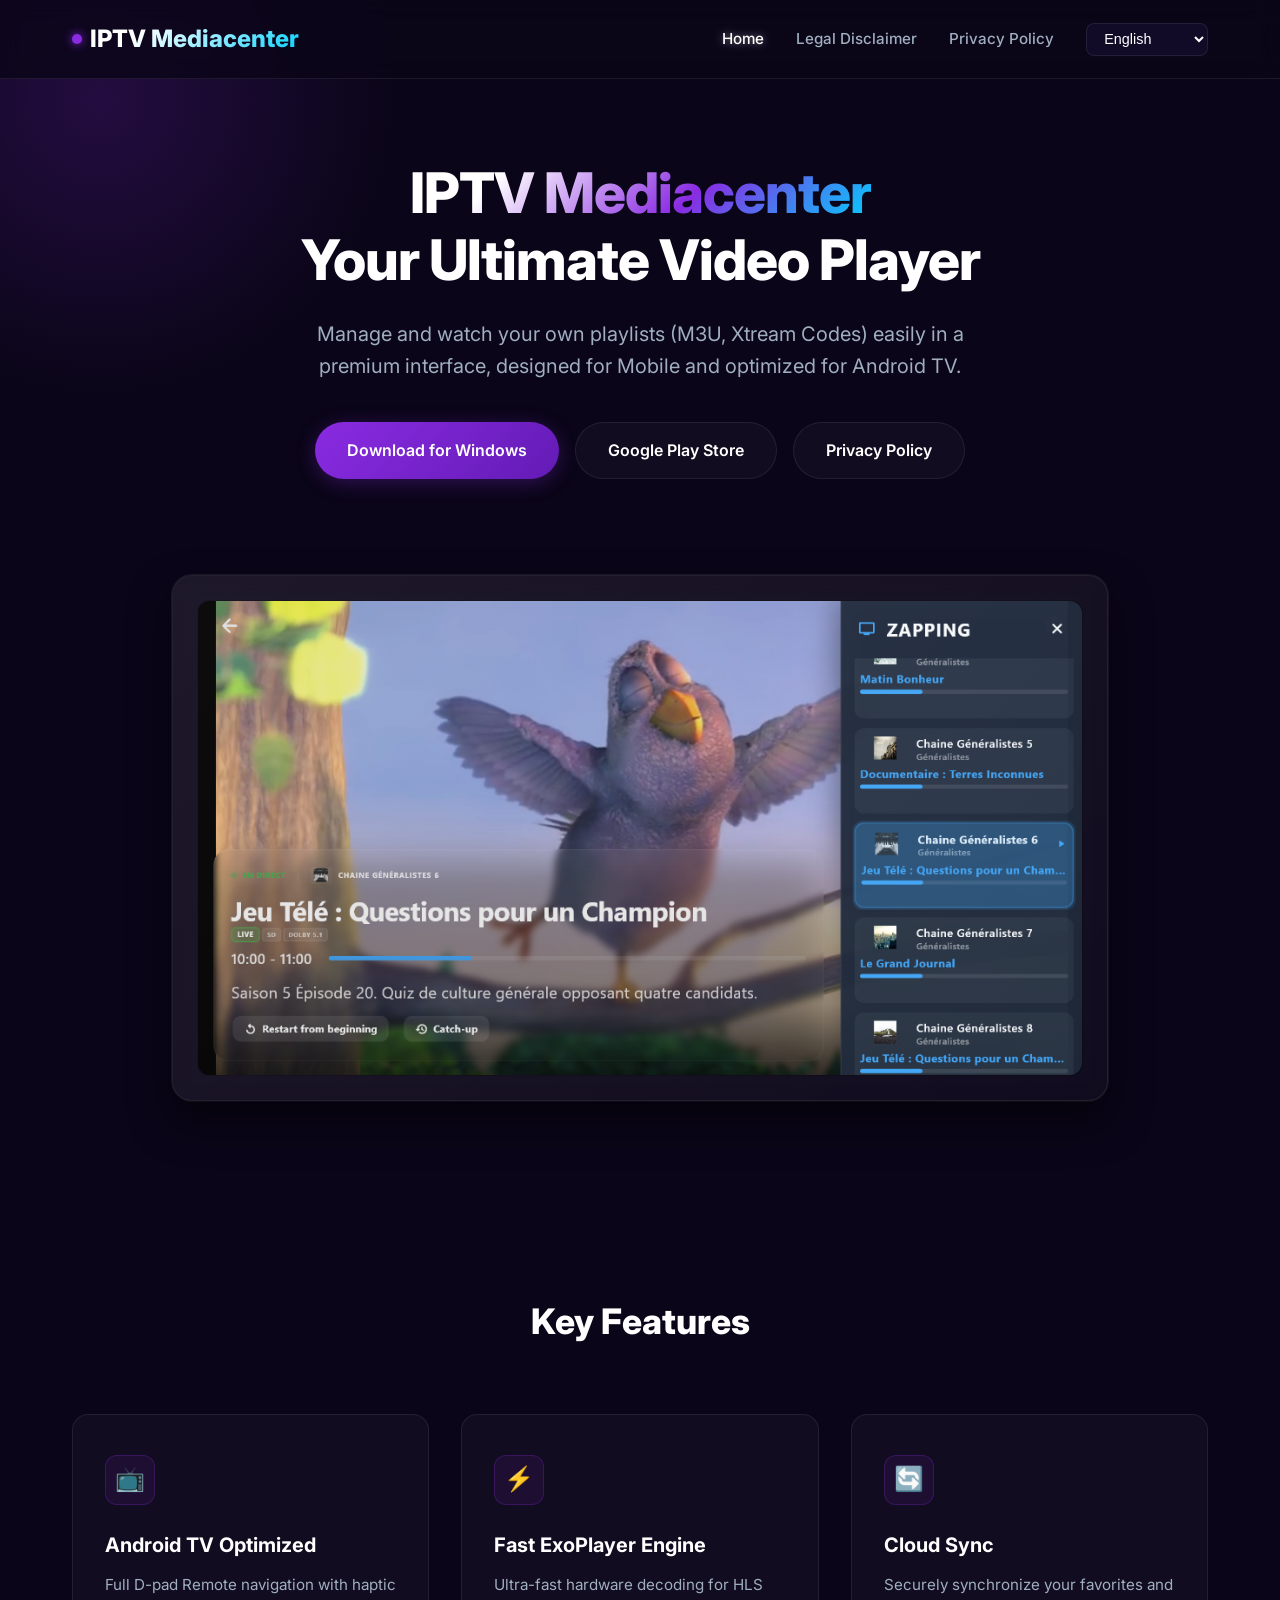
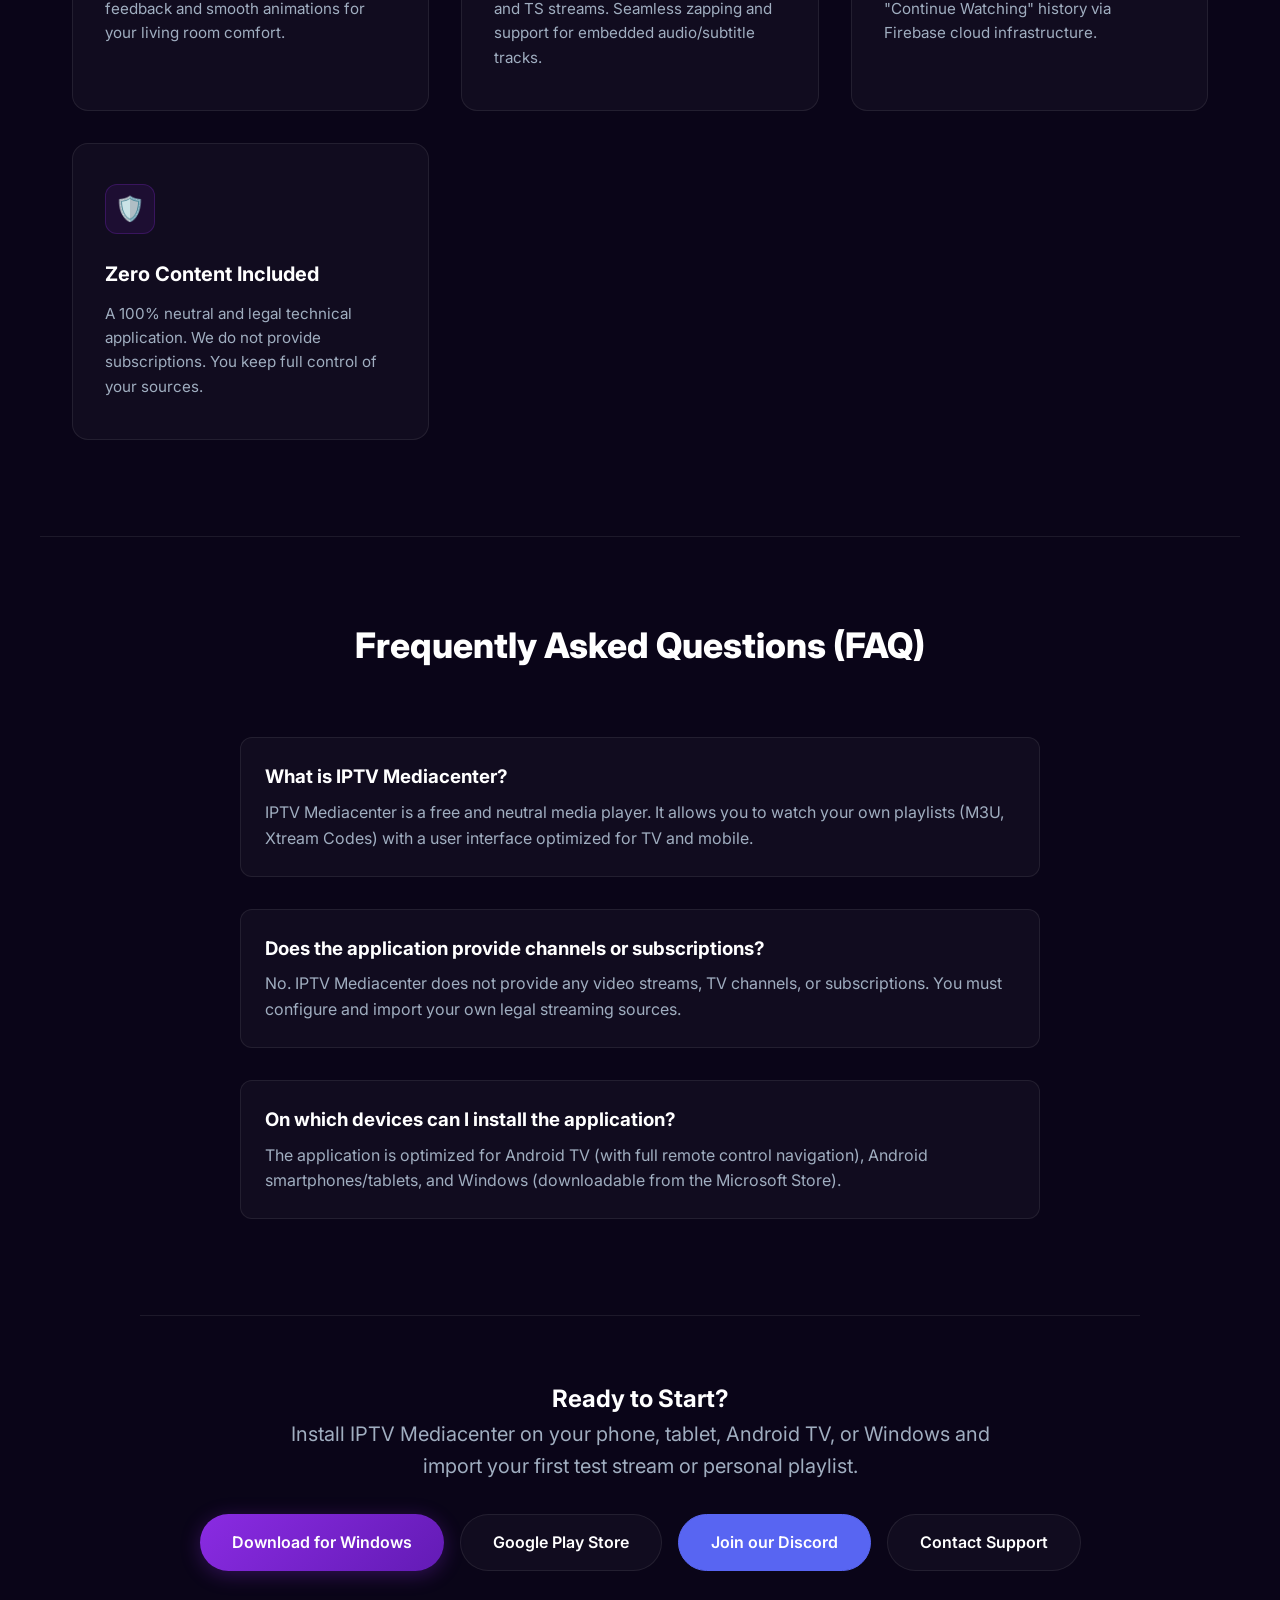
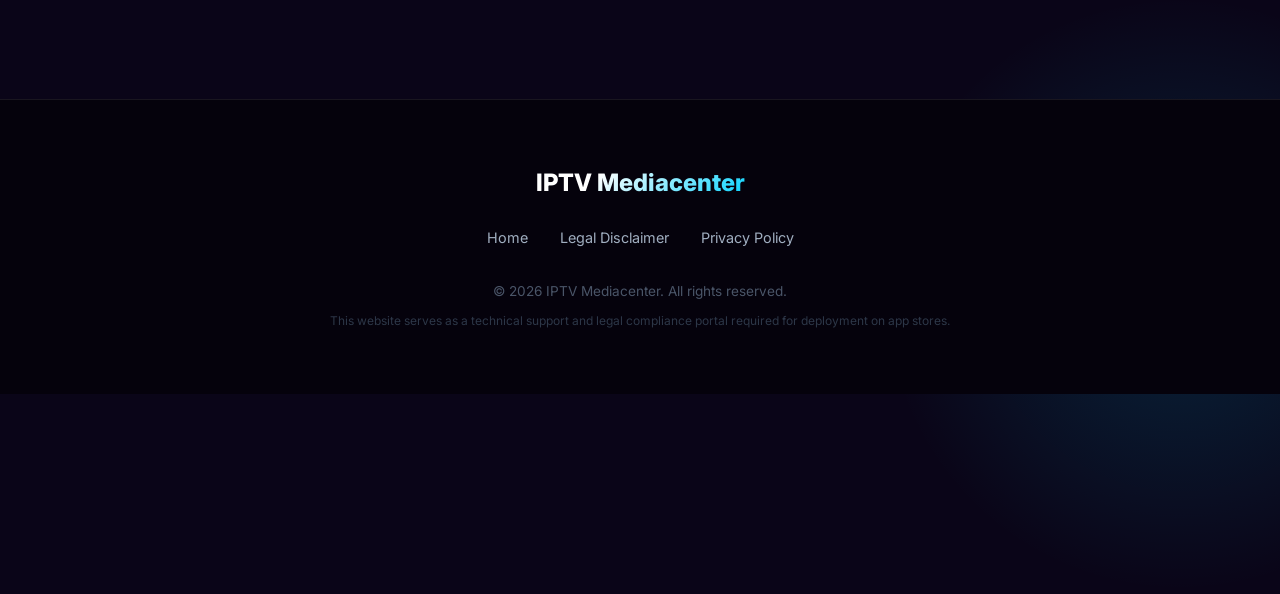
<file: index.html>
<!DOCTYPE html>
<html lang="fr">
<head>
    <meta charset="UTF-8">
    <meta name="viewport" content="width=device-width, initial-scale=1.0">
    <title>IPTV Mediacenter - Lecteur Multimédia Premium</title>
    <meta name="description" content="IPTV Mediacenter - Lecteur multimédia premium pour vos listes de lecture M3U et Xtream Codes. Optimisé pour Android TV, mobile et Windows.">
    <meta name="keywords" content="IPTV, Mediacenter, ExoPlayer, Android TV, M3U, Xtream Codes, Lecteur Vidéo, Windows, Premium">
    <link rel="canonical" href="https://iptvmediacenter.github.io/iptvmediacenter/">
    
    <!-- Open Graph / Facebook -->
    <meta property="og:type" content="website">
    <meta property="og:url" content="https://iptvmediacenter.github.io/iptvmediacenter/">
    <meta property="og:title" content="IPTV Mediacenter - Lecteur Multimédia Premium">
    <meta property="og:description" content="Gérez et visionnez facilement vos propres listes de lecture (M3U, Xtream Codes) dans une interface de qualité premium.">
    <meta property="og:image" content="https://raw.githubusercontent.com/iptvmediacenter/iptvmediacenter/main/assets/icons/app_icon.png">

    <!-- Twitter -->
    <meta property="twitter:card" content="summary">
    <meta property="twitter:url" content="https://iptvmediacenter.github.io/iptvmediacenter/">
    <meta property="twitter:title" content="IPTV Mediacenter - Lecteur Multimédia Premium">
    <meta property="twitter:description" content="Gérez et visionnez facilement vos propres listes de lecture (M3U, Xtream Codes) dans une interface de qualité premium.">
    <meta property="twitter:image" content="https://raw.githubusercontent.com/iptvmediacenter/iptvmediacenter/main/assets/icons/app_icon.png">

    <!-- JSON-LD Structured Data -->
    <script type="application/ld+json">
    {
      "@context": "https://schema.org",
      "@type": "SoftwareApplication",
      "name": "IPTV Mediacenter",
      "operatingSystem": "Android, Android TV, Windows",
      "applicationCategory": "MultimediaApplication",
      "offers": {
        "@type": "Offer",
        "price": "0",
        "priceCurrency": "EUR"
      },
      "description": "Lecteur multimédia premium pour vos listes de lecture M3U et Xtream Codes. Optimisé pour Android TV, mobile et Windows.",
      "downloadUrl": "https://apps.microsoft.com/detail/9NVQ2292GSZH",
      "publisher": {
        "@type": "Organization",
        "name": "IPTV Mediacenter",
        "logo": "https://raw.githubusercontent.com/iptvmediacenter/iptvmediacenter/main/assets/icons/app_icon.png"
      }
    }
    </script>

    <link rel="stylesheet" href="style.css">
    <link rel="icon" type="image/png" href="https://raw.githubusercontent.com/iptvmediacenter/iptvmediacenter/main/assets/icons/app_icon.png">
</head>
<body>

    <header>
        <div class="nav-container">
            <a href="index.html" class="logo">
                <div class="logo-dot"></div>
                IPTV Mediacenter
            </a>
            <nav style="display: flex; align-items: center; gap: 2rem;">
                <ul>
                    <li><a href="index.html" class="active" data-i18n="nav-home">Accueil</a></li>
                    <li><a href="disclaimer.html" data-i18n="nav-disclaimer">Avertissement Légal</a></li>
                    <li><a href="privacy.html" data-i18n="nav-privacy">Confidentialité</a></li>
                </ul>
                <select id="lang-select" class="lang-selector" onchange="changeLanguage(this.value)">
                    <option value="fr">Français</option>
                    <option value="en">English</option>
                    <option value="de">Deutsch</option>
                    <option value="es">Español</option>
                    <option value="it">Italiano</option>
                    <option value="nl">Nederlands</option>
                    <option value="ar">العربية</option>
                    <option value="pt">Português</option>
                    <option value="tr">Türkçe</option>
                    <option value="el">Ελληνικά</option>
                    <option value="ro">Română</option>
                </select>
            </nav>
        </div>
    </header>

    <main>
        <!-- Hero Section -->
        <section class="hero">
            <h1 data-i18n="hero-title"><span class="gradient-text">IPTV Mediacenter</span><br>Votre Lecteur Vidéo Ultime</h1>
            <p class="hero-subtitle" data-i18n="hero-subtitle">Gérez et visionnez facilement vos propres listes de lecture (M3U, Xtream Codes) dans une interface de qualité premium, conçue pour Mobile et optimisée pour Android TV.</p>
            
            <div class="btn-group">
                <a href="https://apps.microsoft.com/detail/9NVQ2292GSZH" target="_blank" class="btn btn-primary" data-i18n="download-windows">
                    Télécharger pour Windows
                </a>
                <a href="https://play.google.com/store/apps/details?id=com.iptv.mediacenter" target="_blank" class="btn btn-secondary" data-i18n="download-android">
                    Google Play Store
                </a>
                <a href="privacy.html" class="btn btn-secondary" data-i18n="hero-btn-privacy">Charte de Confidentialité</a>
            </div>
        </section>

        <!-- Mockup Preview -->
        <section class="mockup-container">
            <div class="glass-mockup">
                <div class="mockup-screen">
                    <img src="screenshot.png" alt="IPTV Mediacenter Player Interface" style="width: 100%; height: 100%; object-fit: cover; border-radius: 12px;">
                </div>
            </div>
        </section>

        <!-- Features Section -->
        <section class="features-section" id="features">
            <h2 class="section-title" data-i18n="features-title">Fonctionnalités Clés</h2>
            
            <div class="features-grid">
                <div class="feature-card">
                    <div class="feature-icon">📺</div>
                    <h3 data-i18n="feat1-title">Optimisé Android TV</h3>
                    <p data-i18n="feat1-desc">Une navigation D-pad Remote complète avec retours haptiques et animations fluides pour le confort de votre salon.</p>
                </div>
                
                <div class="feature-card">
                    <div class="feature-icon">⚡</div>
                    <h3 data-i18n="feat2-title">Lecteur ExoPlayer Rapide</h3>
                    <p data-i18n="feat2-desc">Décodage matériel ultra-rapide des flux HLS et TS. Zapping ultra-fluide et prise en charge des pistes audio/sous-titres intégrées.</p>
                </div>
                
                <div class="feature-card">
                    <div class="feature-icon">🔄</div>
                    <h3 data-i18n="feat3-title">Synchronisation Cloud</h3>
                    <p data-i18n="feat3-desc">Synchronisez de manière sécurisée vos favoris et votre historique "Reprendre la lecture" (Continue Watching) via Firebase entre vos appareils.</p>
                </div>

                <div class="feature-card">
                    <div class="feature-icon">🛡️</div>
                    <h3 data-i18n="feat4-title">Zéro Contenu Inclus</h3>
                    <p data-i18n="feat4-desc">Une application technique 100 % neutre et légale. Nous ne fournissons aucun abonnement. Vous gardez le contrôle total de vos sources.</p>
                </div>
            </div>
        </section>

        <!-- FAQ Section -->
        <section class="features-section" id="faq" style="border-top: 1px solid var(--card-border); padding-top: 5rem;">
            <h2 class="section-title" data-i18n="faq-title">Foire aux Questions (FAQ)</h2>
            <div class="features-grid" style="grid-template-columns: 1fr; max-width: 800px; margin: 0 auto; gap: 2rem; text-align: left;">
                <div class="faq-item" style="background: var(--card-bg); border: 1px solid var(--card-border); padding: 1.5rem; border-radius: 12px;">
                    <h3 style="color: var(--text-primary); margin-bottom: 0.5rem;" data-i18n="faq-q1">Qu'est-ce que IPTV Mediacenter ?</h3>
                    <p style="color: var(--text-secondary); line-height: 1.6;" data-i18n="faq-a1">IPTV Mediacenter est un lecteur multimédia technique neutre et gratuit. Il vous permet de visionner vos propres listes de lecture (M3U, Xtream Codes) avec une interface utilisateur optimisée pour la télévision et le mobile.</p>
                </div>
                <div class="faq-item" style="background: var(--card-bg); border: 1px solid var(--card-border); padding: 1.5rem; border-radius: 12px;">
                    <h3 style="color: var(--text-primary); margin-bottom: 0.5rem;" data-i18n="faq-q2">L'application fournit-elle des chaînes ou des abonnements ?</h3>
                    <p style="color: var(--text-secondary); line-height: 1.6;" data-i18n="faq-a2">Non. IPTV Mediacenter ne fournit aucun flux vidéo, aucune chaîne de télévision et aucun abonnement. Vous devez configurer et importer vos propres sources de diffusion légales.</p>
                </div>
                <div class="faq-item" style="background: var(--card-bg); border: 1px solid var(--card-border); padding: 1.5rem; border-radius: 12px;">
                    <h3 style="color: var(--text-primary); margin-bottom: 0.5rem;" data-i18n="faq-q3">Sur quels appareils puis-je installer l'application ?</h3>
                    <p style="color: var(--text-secondary); line-height: 1.6;" data-i18n="faq-a3">L'application est optimisée pour Android TV (avec une navigation complète à la télécommande), les smartphones/tablettes Android, ainsi que pour Windows (téléchargeable sur le Microsoft Store).</p>
                </div>
            </div>
        </section>

        <!-- Download / Support Section -->
        <section class="hero" id="download" style="padding-top: 4rem; padding-bottom: 8rem; border-top: 1px solid var(--card-border);">
            <h2 data-i18n="download-title">Prêt à démarrer ?</h2>
            <p class="hero-subtitle" style="margin-bottom: 2rem;" data-i18n="download-subtitle">Installez IPTV Mediacenter sur votre téléphone, tablette, Android TV ou Windows et importez votre premier flux de test ou votre playlist personnelle.</p>
            <div class="btn-group">
                <a href="https://apps.microsoft.com/detail/9NVQ2292GSZH" target="_blank" class="btn btn-primary" data-i18n="download-windows">
                    Télécharger pour Windows
                </a>
                <a href="https://play.google.com/store/apps/details?id=com.iptv.mediacenter" target="_blank" class="btn btn-secondary" data-i18n="download-android">
                    Google Play Store
                </a>
                <a href="https://discord.gg/xpYr5rxP" target="_blank" class="btn btn-secondary" style="background: #5865F2; color: white; border-color: #5865F2;" data-i18n="download-discord">
                    Rejoindre le Discord
                </a>
                <a href="mailto:dev.iptvmediacenter@gmail.com" class="btn btn-secondary" data-i18n="download-support">
                    Contacter le Support
                </a>
            </div>
        </section>
    </main>

    <footer>
        <div class="footer-container">
            <div class="footer-logo">
                <a href="index.html" class="logo">IPTV Mediacenter</a>
            </div>
            <div class="footer-links">
                <a href="index.html" data-i18n="nav-home">Accueil</a>
                <a href="disclaimer.html" data-i18n="nav-disclaimer">Avertissement Légal</a>
                <a href="privacy.html" data-i18n="nav-privacy">Politique de Confidentialité</a>
            </div>
            <p class="copyright" data-i18n="footer-copyright">&copy; 2026 IPTV Mediacenter. Tous droits réservés.</p>
            <p class="copyright" style="font-size: 0.75rem; margin-top: 0.5rem; color: #2d3748;" data-i18n="footer-desc">Ce site web sert de portail de support technique et de conformité légale requis pour le déploiement sur les plateformes de téléchargement.</p>
        </div>
    </footer>

    <script src="translate.js"></script>
</body>
</html>
</file>
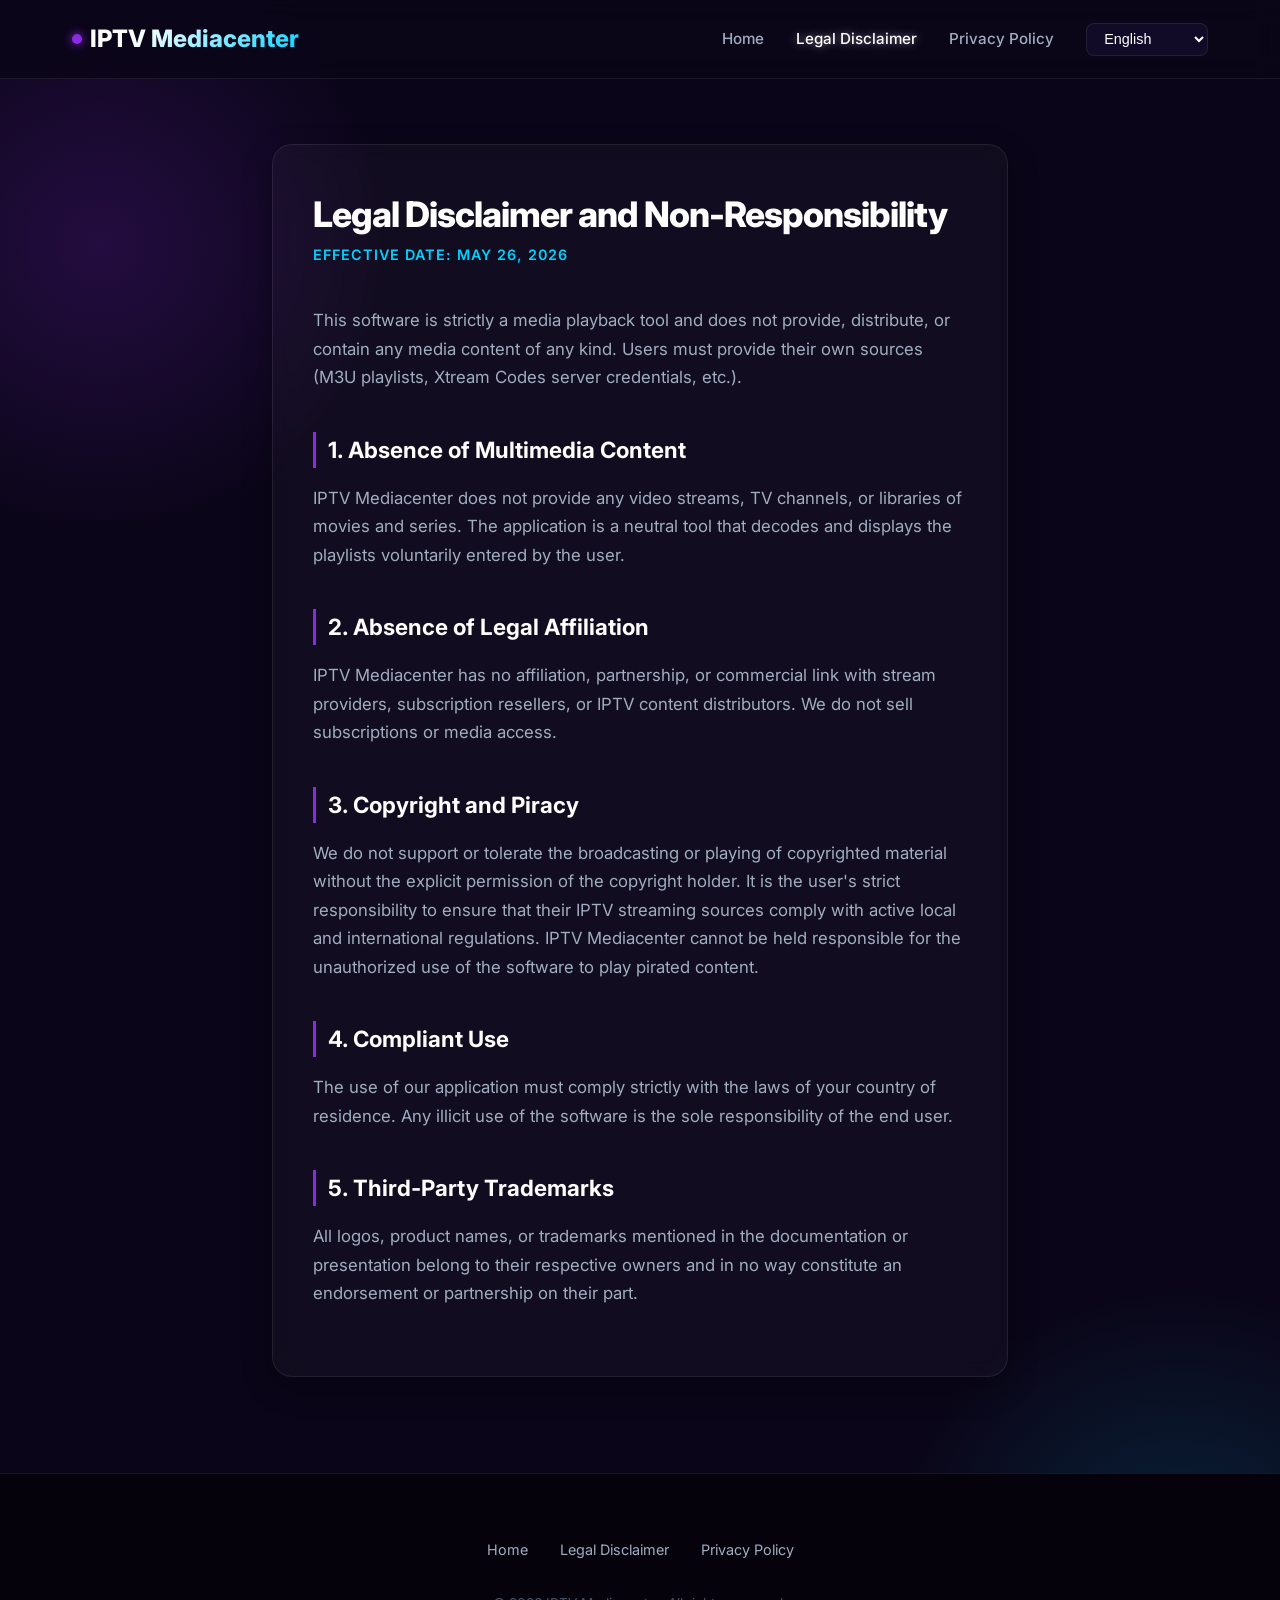
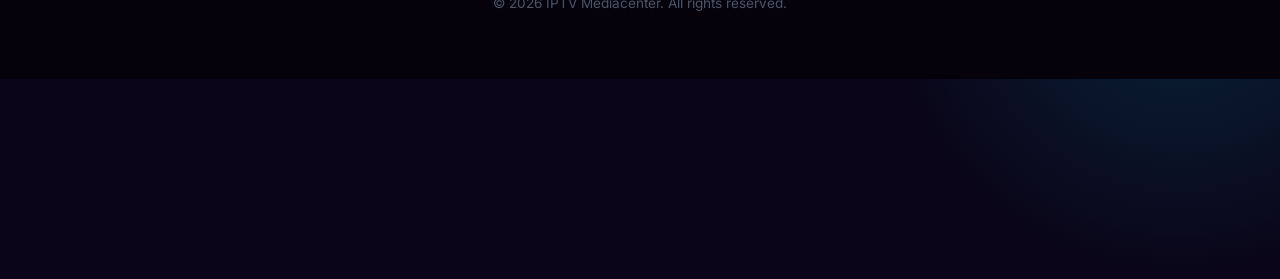
<file: disclaimer.html>
<!DOCTYPE html>
<html lang="fr">
<head>
    <meta charset="UTF-8">
    <meta name="viewport" content="width=device-width, initial-scale=1.0">
    <title>Avertissement Légal - IPTV Mediacenter</title>
    <meta name="description" content="Avertissement Légal et Non-Responsabilité pour IPTV Mediacenter. Notre application est un outil technique neutre sans contenu fourni.">
    <link rel="canonical" href="https://iptvmediacenter.github.io/iptvmediacenter/disclaimer.html">
    <link rel="stylesheet" href="style.css">
    <link rel="icon" type="image/png" href="https://raw.githubusercontent.com/iptvmediacenter/iptvmediacenter/main/assets/icons/app_icon.png">
</head>
<body>

    <header>
        <div class="nav-container">
            <a href="index.html" class="logo">
                <div class="logo-dot"></div>
                IPTV Mediacenter
            </a>
            <nav style="display: flex; align-items: center; gap: 2rem;">
                <ul>
                    <li><a href="index.html" data-i18n="nav-home">Accueil</a></li>
                    <li><a href="disclaimer.html" class="active" data-i18n="nav-disclaimer">Avertissement Légal</a></li>
                    <li><a href="privacy.html" data-i18n="nav-privacy">Confidentialité</a></li>
                </ul>
                <select id="lang-select" class="lang-selector" onchange="changeLanguage(this.value)">
                    <option value="fr">Français</option>
                    <option value="en">English</option>
                    <option value="de">Deutsch</option>
                    <option value="es">Español</option>
                    <option value="it">Italiano</option>
                    <option value="nl">Nederlands</option>
                    <option value="ar">العربية</option>
                    <option value="pt">Português</option>
                    <option value="tr">Türkçe</option>
                    <option value="el">Ελληνικά</option>
                    <option value="ro">Română</option>
                </select>
            </nav>
        </div>
    </header>

    <main class="legal-container">
        <article class="legal-card">
            <h1 data-i18n="disc-title">Avertissement Légal et Non-Responsabilité</h1>
            <div class="last-updated" data-i18n="disc-date">Date d'effet : 26 mai 2026</div>
            
            <div class="legal-content">
                <p data-i18n="disc-p1">Ce logiciel est uniquement un outil de lecture multimédia et ne fournit, ne distribue, ni ne contient aucun contenu média de quelque nature que ce soit. Les utilisateurs doivent obligatoirement fournir leurs propres sources (listes de lecture M3U, identifiants de serveurs Xtream Codes, etc.).</p>

                <h2 data-i18n="disc-h1">1. Absence de contenu multimédia</h2>
                <p data-i18n="disc-p2">IPTV Mediacenter ne fournit aucun flux vidéo, aucune chaîne de télévision, aucune bibliothèque de films ou de séries. L'application est un outil neutre qui décode et affiche les listes de lecture saisies volontairement par l'utilisateur.</p>

                <h2 data-i18n="disc-h2">2. Absence d'affiliation légale</h2>
                <p data-i18n="disc-p3">IPTV Mediacenter n'a aucune affiliation, aucun partenariat, ni aucun lien commercial avec des fournisseurs de flux, des revendeurs d'abonnements ou des distributeurs de contenu IPTV. Nous ne vendons aucun abonnement ou accès multimédia.</p>

                <h2 data-i18n="disc-h3">3. Droits d'auteur et Piratage</h2>
                <p data-i18n="disc-p4">Nous ne soutenons ni ne tolérons la diffusion ou la lecture de matériels protégés par le droit d'auteur sans l'autorisation explicite du titulaire de ces droits. Il est de la responsabilité stricte de l'utilisateur de s'assurer que ses sources de lecture IPTV sont conformes aux réglementations locales et internationales en vigueur. IPTV Mediacenter ne pourra être tenu responsable de l'utilisation frauduleuse du logiciel à des fins de lecture de contenus piratés.</p>

                <h2 data-i18n="disc-h4">4. Utilisation Conforme</h2>
                <p data-i18n="disc-p5">L'utilisation de notre application doit se faire en stricte conformité avec les lois de votre pays de résidence. Tout usage illicite du logiciel relève de la responsabilité exclusive de l'utilisateur final.</p>

                <h2 data-i18n="disc-h5">5. Marques de tiers</h2>
                <p data-i18n="disc-p6">Tous les logos, noms de produits ou marques mentionnés dans la documentation ou sur la fiche de présentation appartiennent à leurs propriétaires respectifs et ne constituent en aucun cas une approbation ou un partenariat de leur part.</p>
            </div>
        </article>
    </main>

    <footer>
        <div class="footer-container">
            <div class="footer-links">
                <a href="index.html" data-i18n="nav-home">Accueil</a>
                <a href="disclaimer.html" data-i18n="nav-disclaimer">Avertissement Légal</a>
                <a href="privacy.html" data-i18n="nav-privacy">Politique de Confidentialité</a>
            </div>
            <p class="copyright" data-i18n="footer-copyright">&copy; 2026 IPTV Mediacenter. Tous droits réservés.</p>
        </div>
    </footer>

    <script src="translate.js"></script>
</body>
</html>
</file>
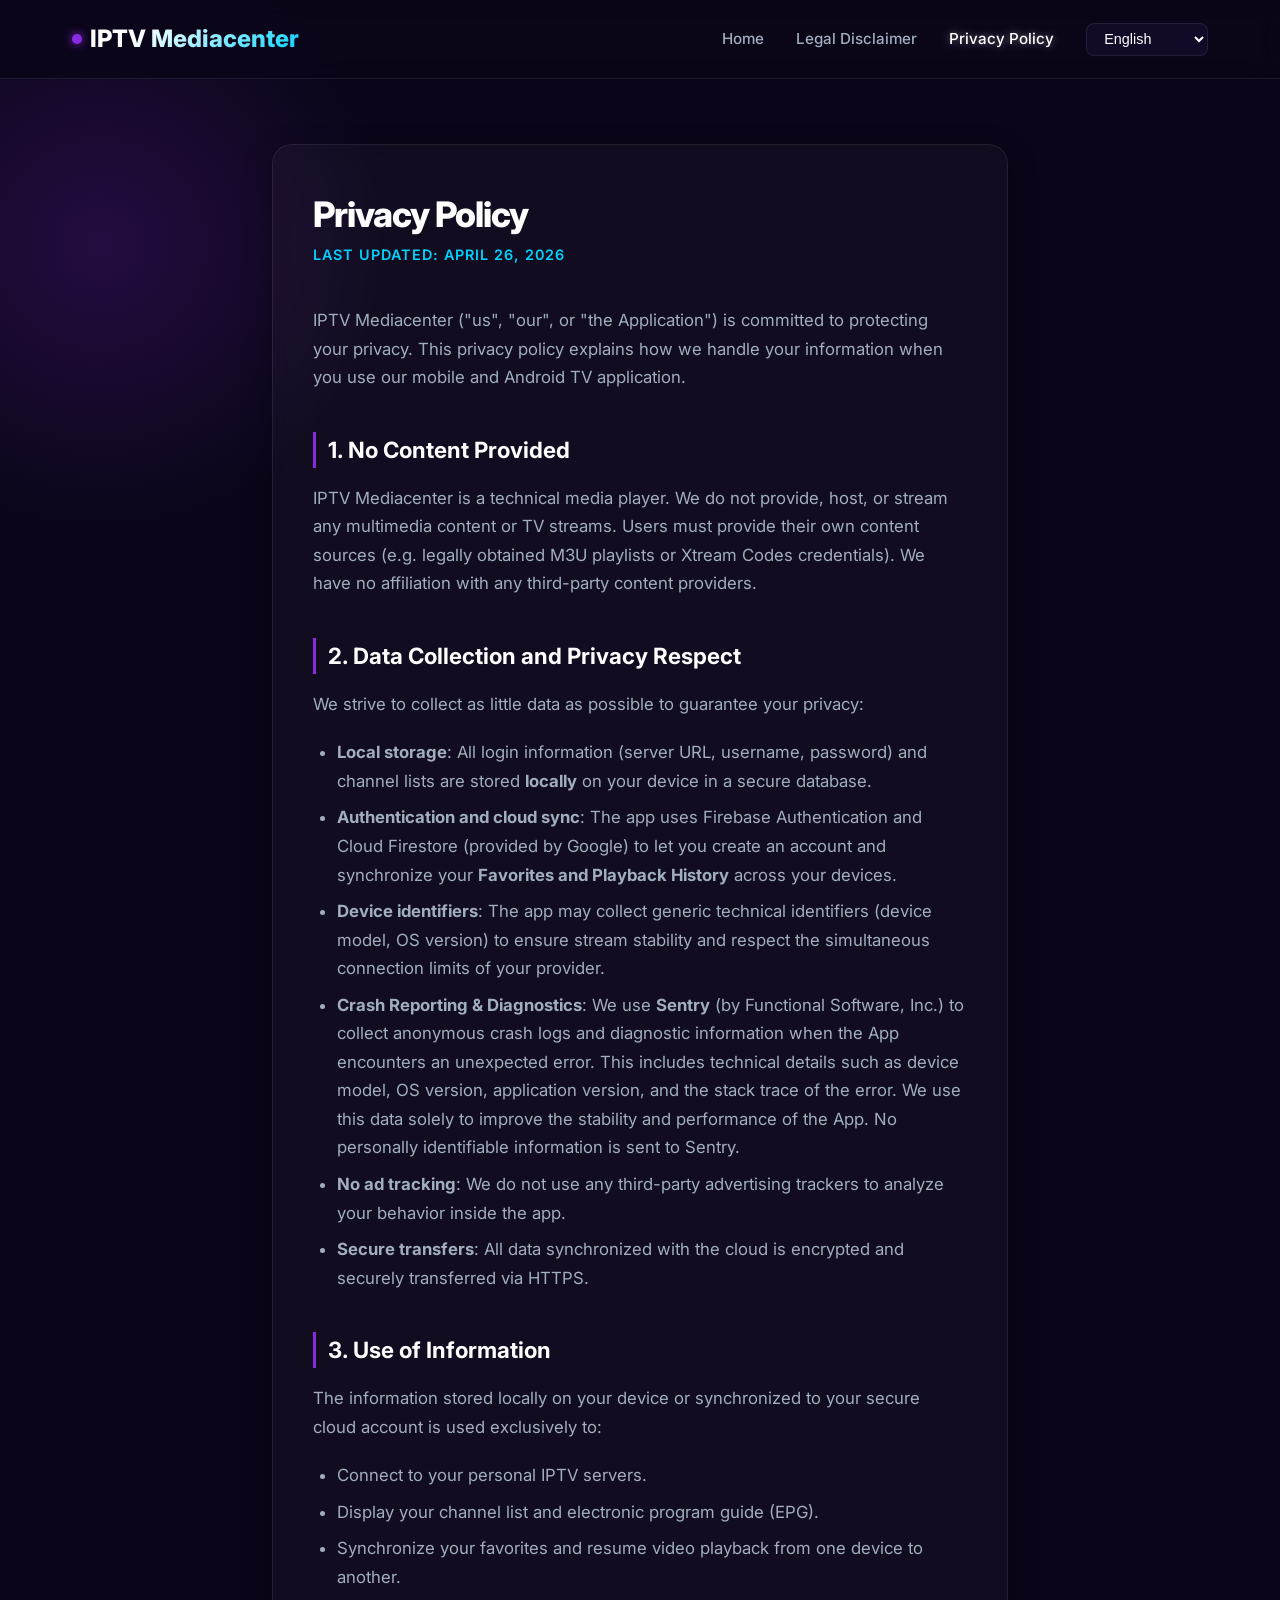
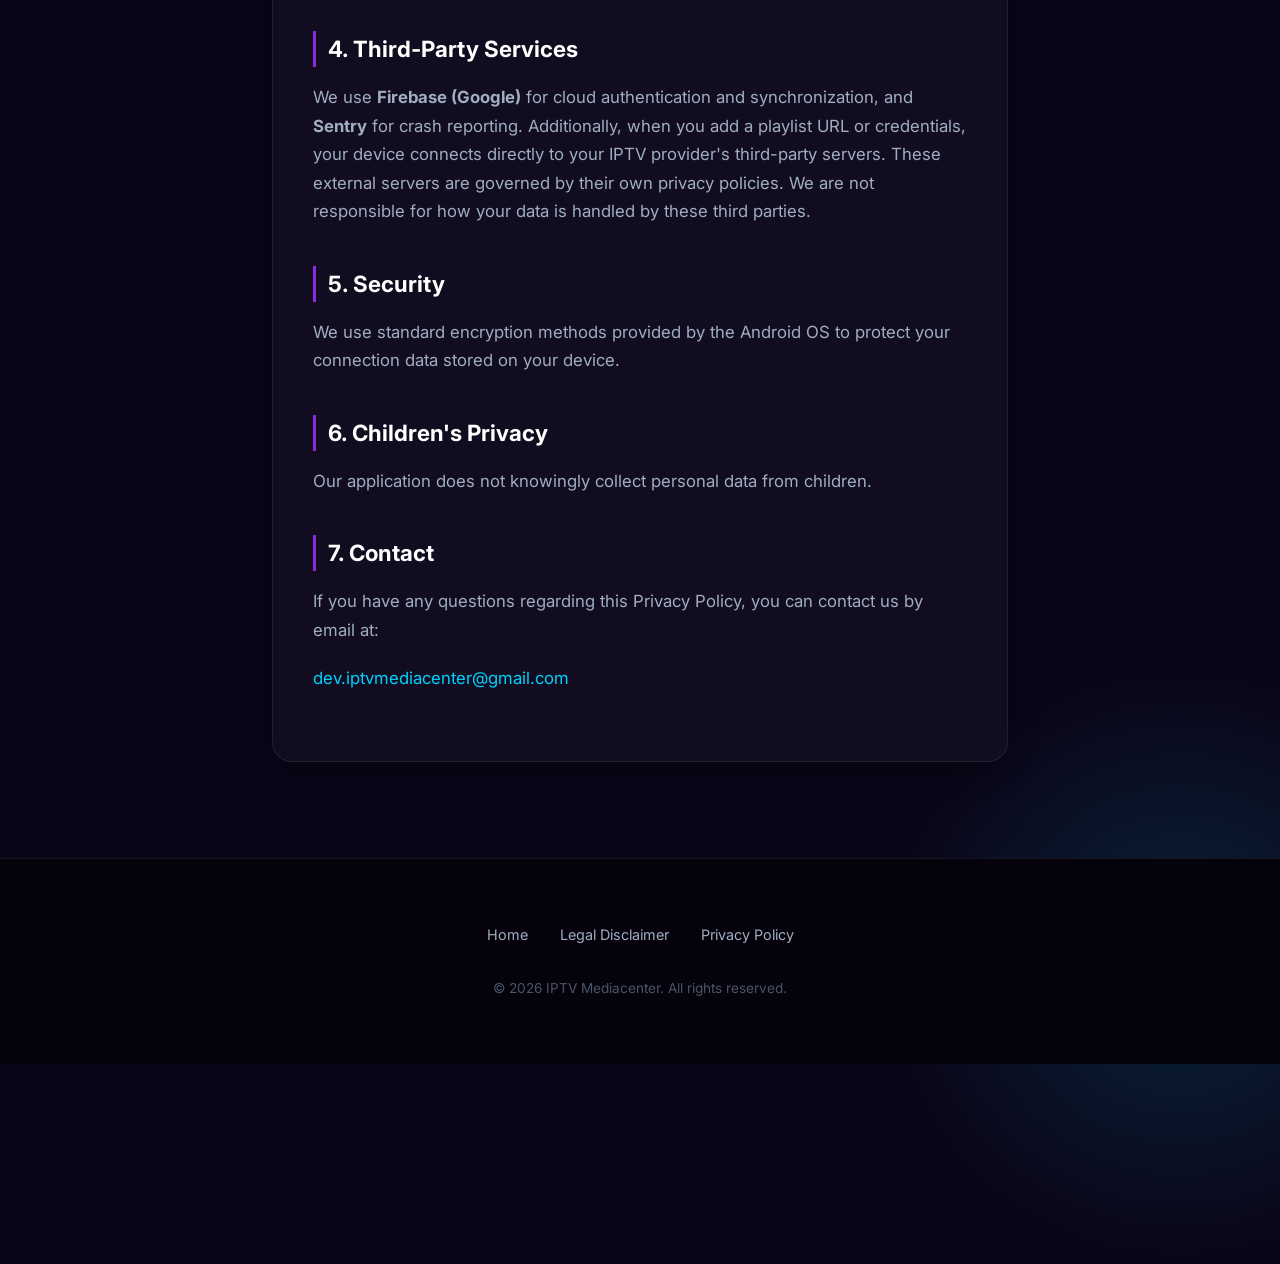
<file: privacy.html>
<!DOCTYPE html>
<html lang="fr">
<head>
    <meta charset="UTF-8">
    <meta name="viewport" content="width=device-width, initial-scale=1.0">
    <title>Politique de Confidentialité - IPTV Mediacenter</title>
    <meta name="description" content="Politique de Confidentialité d'IPTV Mediacenter. Découvrez comment nous respectons et protégeons votre vie privée et vos données personnelles.">
    <link rel="canonical" href="https://iptvmediacenter.github.io/iptvmediacenter/privacy.html">
    <link rel="stylesheet" href="style.css">
    <link rel="icon" type="image/png" href="https://raw.githubusercontent.com/iptvmediacenter/iptvmediacenter/main/assets/icons/app_icon.png">
</head>
<body>

    <header>
        <div class="nav-container">
            <a href="index.html" class="logo">
                <div class="logo-dot"></div>
                IPTV Mediacenter
            </a>
            <nav style="display: flex; align-items: center; gap: 2rem;">
                <ul>
                    <li><a href="index.html" data-i18n="nav-home">Accueil</a></li>
                    <li><a href="disclaimer.html" data-i18n="nav-disclaimer">Avertissement Légal</a></li>
                    <li><a href="privacy.html" class="active" data-i18n="nav-privacy">Confidentialité</a></li>
                </ul>
                <select id="lang-select" class="lang-selector" onchange="changeLanguage(this.value)">
                    <option value="fr">Français</option>
                    <option value="en">English</option>
                    <option value="de">Deutsch</option>
                    <option value="es">Español</option>
                    <option value="it">Italiano</option>
                    <option value="nl">Nederlands</option>
                    <option value="ar">العربية</option>
                    <option value="pt">Português</option>
                    <option value="tr">Türkçe</option>
                    <option value="el">Ελληνικά</option>
                    <option value="ro">Română</option>
                </select>
            </nav>
        </div>
    </header>

    <main class="legal-container">
        <article class="legal-card">
            <h1 data-i18n="privacy-title">Politique de Confidentialité</h1>
            <div class="last-updated" data-i18n="privacy-date">Dernière mise à jour : 26 avril 2026</div>
            
            <div class="legal-content">
                <p data-i18n="privacy-p1">IPTV Mediacenter ("nous", "notre" ou "l'Application") s'engage à protéger votre vie privée. Cette politique de confidentialité explique comment nous traitons vos informations lorsque vous utilisez notre application mobile et Android TV.</p>

                <h2 data-i18n="privacy-h1">1. Aucun contenu fourni</h2>
                <p data-i18n="privacy-p2">IPTV Mediacenter est un lecteur multimédia technique. Nous ne fournissons, n'hébergeons ni ne diffusons aucun contenu multimédia ou flux de télévision. Les utilisateurs doivent fournir leurs propres sources de contenu (par exemple, des listes de lecture M3U ou des identifiants Xtream Codes fournis légalement). Nous n'avons aucune affiliation avec des fournisseurs de contenu tiers.</p>

                <h2 data-i18n="privacy-h2">2. Collecte de données et respect de la vie privée</h2>
                <p data-i18n="privacy-p3">We strive to collect as little data as possible to guarantee your privacy:</p>
                <ul>
                    <li data-i18n="privacy-li1"><strong>Stockage local</strong> : Toutes les informations de connexion (URL du serveur, nom d'utilisateur, mot de passe) et les listes de chaînes sont stockées <strong>localement</strong> sur votre appareil via une base de données sécurisée.</li>
                    <li data-i18n="privacy-li2"><strong>Authentification et synchronisation cloud</strong> : L'application utilise les services Firebase Authentication et Cloud Firestore (fournis par Google) pour vous permettre de créer un compte et de synchroniser vos <strong>Favoris et votre Historique de Lecture</strong> entre vos différents appareils.</li>
                    <li data-i18n="privacy-li3"><strong>Identifiants de l'appareil</strong> : L'application peut collecter des identifiants techniques génériques (modèle d'appareil, version du système d'exploitation) afin de garantir la stabilité des flux et de respecter les limites de connexions simultanées de votre fournisseur d'accès.</li>
                    <li data-i18n="privacy-li-sentry"><strong>Rapports de crash et diagnostics</strong> : Nous utilisons <strong>Sentry</strong> pour collecter des informations de diagnostic anonymes lors d'erreurs inattendues pour améliorer la stabilité de l'application.</li>
                    <li data-i18n="privacy-li4"><strong>Pas de suivi publicitaire</strong> : Nous n'utilisons aucun tracker publicitaire tiers pour analyser votre comportement au sein de l'application.</li>
                    <li data-i18n="privacy-li5"><strong>Sécurité des transferts</strong> : Toutes les données synchronisées avec le cloud sont cryptées et transférées de manière sécurisée via le protocole HTTPS.</li>
                </ul>

                <h2 data-i18n="privacy-h3">3. Utilisation des informations</h2>
                <p data-i18n="privacy-p4">Les informations stockées localement sur votre appareil ou synchronisées sur votre compte cloud sécurisé sont utilisées exclusivement pour :</p>
                <ul>
                    <li data-i18n="privacy-li6">Vous connecter à vos serveurs IPTV personnels.</li>
                    <li data-i18n="privacy-li7">Afficher votre liste de chaînes et votre guide des programmes (EPG).</li>
                    <li data-i18n="privacy-li8">Synchroniser vos favoris et reprendre la lecture de vos vidéos d'un appareil à un autre.</li>
                </ul>

                <h2 data-i18n="privacy-h4">4. Services tiers</h2>
                <p data-i18n="privacy-p5">Lorsque vous ajoutez une URL de playlist ou des identifiants, votre appareil se connecte directement aux serveurs tiers de votre fournisseur IPTV. Ces serveurs externes sont régis par leurs propres politiques de confidentialité. Nous ne sommes pas responsables du traitement de vos données par ces tiers.</p>

                <h2 data-i18n="privacy-h5">5. Sécurité</h2>
                <p data-i18n="privacy-p6">Nous utilisons les méthodes de chiffrement standards fournies par le système d'exploitation Android afin de protéger vos données de connexion stockées sur votre appareil.</p>

                <h2 data-i18n="privacy-h6">6. Vie privée des enfants</h2>
                <p data-i18n="privacy-p7">Notre application ne collecte sciemment aucune donnée personnelle auprès d'enfants.</p>

                <h2 data-i18n="privacy-h7">7. Contact</h2>
                <p data-i18n="privacy-p8">Si vous avez des questions concernant cette Politique de Confidentialité, vous pouvez nous contacter par e-mail à :</p>
                <p><a href="mailto:dev.iptvmediacenter@gmail.com">dev.iptvmediacenter@gmail.com</a></p>
            </div>
        </article>
    </main>

    <footer>
        <div class="footer-container">
            <div class="footer-links">
                <a href="index.html" data-i18n="nav-home">Accueil</a>
                <a href="disclaimer.html" data-i18n="nav-disclaimer">Avertissement Légal</a>
                <a href="privacy.html" data-i18n="nav-privacy">Politique de Confidentialité</a>
            </div>
            <p class="copyright" data-i18n="footer-copyright">&copy; 2026 IPTV Mediacenter. Tous droits réservés.</p>
        </div>
    </footer>

    <script src="translate.js"></script>
</body>
</html>
</file>
<file: style.css>
@import url('https://fonts.googleapis.com/css2?family=Inter:wght@300;400;500;600;700;800&display=swap');

:root {
    --bg-primary: #0a0518;
    --bg-secondary: #120b28;
    --accent-primary: #8a2be2;
    --accent-secondary: #00d2ff;
    --text-primary: #ffffff;
    --text-secondary: #a0aec0;
    --card-bg: rgba(255, 255, 255, 0.03);
    --card-border: rgba(255, 255, 255, 0.08);
    --card-glow: rgba(138, 43, 226, 0.15);
    --font-sans: 'Inter', -apple-system, BlinkMacSystemFont, "Segoe UI", Roboto, sans-serif;
    --transition-smooth: all 0.3s cubic-bezier(0.4, 0, 0.2, 1);
}

* {
    margin: 0;
    padding: 0;
    box-sizing: border-box;
}

body {
    background-color: var(--bg-primary);
    color: var(--text-primary);
    font-family: var(--font-sans);
    line-height: 1.6;
    overflow-x: hidden;
    position: relative;
}

/* Background Gradients */
body::before {
    content: '';
    position: absolute;
    width: 600px;
    height: 600px;
    top: -200px;
    left: -200px;
    background: radial-gradient(circle, rgba(138, 43, 226, 0.2) 0%, rgba(0, 0, 0, 0) 70%);
    z-index: -1;
    pointer-events: none;
}

body::after {
    content: '';
    position: absolute;
    width: 600px;
    height: 600px;
    bottom: -200px;
    right: -200px;
    background: radial-gradient(circle, rgba(0, 210, 255, 0.15) 0%, rgba(0, 0, 0, 0) 70%);
    z-index: -1;
    pointer-events: none;
}

/* Header & Navigation */
header {
    background: rgba(10, 5, 24, 0.8);
    backdrop-filter: blur(12px);
    -webkit-backdrop-filter: blur(12px);
    border-bottom: 1px solid var(--card-border);
    position: fixed;
    top: 0;
    left: 0;
    width: 100%;
    z-index: 100;
}

.nav-container {
    max-width: 1200px;
    margin: 0 auto;
    padding: 1.25rem 2rem;
    display: flex;
    justify-content: space-between;
    align-items: center;
}

.logo {
    font-size: 1.5rem;
    font-weight: 800;
    background: linear-gradient(135deg, var(--text-primary) 30%, var(--accent-secondary) 100%);
    -webkit-background-clip: text;
    background-clip: text;
    -webkit-text-fill-color: transparent;
    display: flex;
    align-items: center;
    gap: 0.5rem;
    text-decoration: none;
}

.logo-dot {
    width: 10px;
    height: 10px;
    background-color: var(--accent-primary);
    border-radius: 50%;
    box-shadow: 0 0 10px var(--accent-primary);
}

nav ul {
    display: flex;
    list-style: none;
    gap: 2rem;
}

nav a {
    color: var(--text-secondary);
    text-decoration: none;
    font-weight: 500;
    font-size: 0.95rem;
    transition: var(--transition-smooth);
}

nav a:hover, nav a.active {
    color: var(--text-primary);
    text-shadow: 0 0 8px rgba(255, 255, 255, 0.5);
}

/* Hero Section */
.hero {
    padding: 10rem 2rem 6rem;
    max-width: 1000px;
    margin: 0 auto;
    text-align: center;
}

h1 {
    font-size: 3.5rem;
    font-weight: 800;
    line-height: 1.2;
    margin-bottom: 1.5rem;
    letter-spacing: -1px;
}

.gradient-text {
    background: linear-gradient(135deg, var(--text-primary) 20%, var(--accent-primary) 60%, var(--accent-secondary) 100%);
    -webkit-background-clip: text;
    background-clip: text;
    -webkit-text-fill-color: transparent;
}

.hero-subtitle {
    font-size: 1.25rem;
    color: var(--text-secondary);
    max-width: 700px;
    margin: 0 auto 2.5rem;
    font-weight: 400;
}

/* Buttons */
.btn-group {
    display: flex;
    justify-content: center;
    gap: 1rem;
    flex-wrap: wrap;
}

.btn {
    display: inline-flex;
    align-items: center;
    gap: 0.75rem;
    padding: 0.9rem 2rem;
    border-radius: 50px;
    font-weight: 600;
    font-size: 1rem;
    text-decoration: none;
    transition: var(--transition-smooth);
    cursor: pointer;
}

.btn-primary {
    background: linear-gradient(135deg, var(--accent-primary) 0%, #631bb5 100%);
    color: var(--text-primary);
    box-shadow: 0 4px 20px rgba(138, 43, 226, 0.3);
}

.btn-primary:hover {
    transform: translateY(-2px);
    box-shadow: 0 6px 25px rgba(138, 43, 226, 0.5);
}

.btn-secondary {
    background: var(--card-bg);
    border: 1px solid var(--card-border);
    color: var(--text-primary);
}

.btn-secondary:hover {
    background: rgba(255, 255, 255, 0.08);
    transform: translateY(-2px);
}

/* App Mockup Section */
.mockup-container {
    max-width: 1000px;
    margin: 0 auto 6rem;
    padding: 0 2rem;
}

.glass-mockup {
    background: var(--card-bg);
    border: 1px solid var(--card-border);
    border-radius: 20px;
    padding: 1.5rem;
    box-shadow: 0 20px 40px rgba(0, 0, 0, 0.5), 0 0 0 1px var(--card-border);
    backdrop-filter: blur(10px);
    -webkit-backdrop-filter: blur(10px);
    aspect-ratio: 16/9;
    display: flex;
    flex-direction: column;
    justify-content: center;
    align-items: center;
    text-align: center;
    color: var(--text-secondary);
    position: relative;
    overflow: hidden;
}

.glass-mockup::before {
    content: '';
    position: absolute;
    top: 0;
    left: 0;
    width: 100%;
    height: 100%;
    background: linear-gradient(135deg, rgba(255,255,255,0.05) 0%, rgba(255,255,255,0) 100%);
    pointer-events: none;
}

.mockup-screen {
    width: 100%;
    height: 100%;
    border-radius: 12px;
    background: #06030e;
    display: flex;
    flex-direction: column;
    justify-content: center;
    align-items: center;
    gap: 1rem;
    border: 1px solid rgba(255,255,255,0.03);
}

.mockup-icon {
    font-size: 3rem;
    background: linear-gradient(135deg, var(--accent-primary) 0%, var(--accent-secondary) 100%);
    -webkit-background-clip: text;
    background-clip: text;
    -webkit-text-fill-color: transparent;
}

/* Features Grid */
.features-section {
    padding: 6rem 2rem;
    max-width: 1200px;
    margin: 0 auto;
}

.section-title {
    text-align: center;
    font-size: 2.2rem;
    font-weight: 800;
    margin-bottom: 4rem;
}

.features-grid {
    display: grid;
    grid-template-columns: repeat(auto-fit, minmax(280px, 1fr));
    gap: 2rem;
}

.feature-card {
    background: var(--card-bg);
    border: 1px solid var(--card-border);
    border-radius: 16px;
    padding: 2.5rem 2rem;
    transition: var(--transition-smooth);
    position: relative;
    overflow: hidden;
}

.feature-card:hover {
    transform: translateY(-5px);
    border-color: rgba(138, 43, 226, 0.3);
    box-shadow: 0 10px 30px var(--card-glow);
}

.feature-icon {
    width: 50px;
    height: 50px;
    border-radius: 12px;
    background: rgba(138, 43, 226, 0.1);
    color: var(--accent-primary);
    display: flex;
    justify-content: center;
    align-items: center;
    font-size: 1.5rem;
    margin-bottom: 1.5rem;
    border: 1px solid rgba(138, 43, 226, 0.25);
}

.feature-card h3 {
    font-size: 1.25rem;
    margin-bottom: 0.75rem;
    font-weight: 700;
}

.feature-card p {
    color: var(--text-secondary);
    font-size: 0.95rem;
}

/* Legal & Text Layouts (Privacy & Disclaimer Pages) */
.legal-container {
    max-width: 800px;
    margin: 9rem auto 6rem;
    padding: 0 2rem;
}

.legal-card {
    background: var(--card-bg);
    border: 1px solid var(--card-border);
    border-radius: 20px;
    padding: 3rem 2.5rem;
    box-shadow: 0 10px 30px rgba(0, 0, 0, 0.3);
    backdrop-filter: blur(10px);
    -webkit-backdrop-filter: blur(10px);
}

.legal-card h1 {
    font-size: 2.2rem;
    margin-bottom: 0.5rem;
    text-align: left;
}

.last-updated {
    color: var(--accent-secondary);
    font-weight: 600;
    font-size: 0.9rem;
    margin-bottom: 2.5rem;
    text-transform: uppercase;
    letter-spacing: 1px;
}

.legal-content h2 {
    font-size: 1.4rem;
    margin: 2.5rem 0 1rem;
    font-weight: 700;
    border-left: 3px solid var(--accent-primary);
    padding-left: 0.75rem;
}

.legal-content p, .legal-content ul {
    color: var(--text-secondary);
    margin-bottom: 1.25rem;
    font-size: 1.05rem;
    line-height: 1.7;
}

.legal-content ul {
    padding-left: 1.5rem;
}

.legal-content li {
    margin-bottom: 0.5rem;
}

.legal-content a {
    color: var(--accent-secondary);
    text-decoration: none;
    transition: var(--transition-smooth);
}

.legal-content a:hover {
    text-decoration: underline;
}

/* Footer */
footer {
    border-top: 1px solid var(--card-border);
    background: #05020c;
    padding: 4rem 2rem;
    text-align: center;
}

.footer-container {
    max-width: 1200px;
    margin: 0 auto;
}

.footer-logo {
    display: inline-flex;
    margin-bottom: 1.5rem;
}

.footer-links {
    display: flex;
    justify-content: center;
    gap: 2rem;
    margin-bottom: 2rem;
    list-style: none;
}

.footer-links a {
    color: var(--text-secondary);
    text-decoration: none;
    font-size: 0.9rem;
    transition: var(--transition-smooth);
}

.footer-links a:hover {
    color: var(--text-primary);
}

.copyright {
    color: #4a5568;
    font-size: 0.85rem;
}

/* Responsive Design */
@media (max-width: 768px) {
    h1 {
        font-size: 2.5rem;
    }
    
    .hero-subtitle {
        font-size: 1.1rem;
    }

    nav ul {
        display: none; /* simple responsive fallback */
    }
    
    .legal-card {
        padding: 2rem 1.5rem;
    }
}

/* Language Selector Dropdown */
.lang-selector {
    background: var(--bg-secondary);
    border: 1px solid var(--card-border);
    color: var(--text-primary);
    border-radius: 8px;
    padding: 0.4rem 0.8rem;
    font-size: 0.9rem;
    font-weight: 500;
    cursor: pointer;
    outline: none;
    transition: var(--transition-smooth);
}

.lang-selector:hover {
    border-color: var(--accent-primary);
    background: rgba(255, 255, 255, 0.05);
}

/* RTL Layout support */
.rtl-layout {
    direction: rtl;
    text-align: right;
}

.rtl-layout h1, .rtl-layout h2, .rtl-layout h3, .rtl-layout p, .rtl-layout li {
    text-align: right;
}

.rtl-layout .nav-container {
    flex-direction: row-reverse;
}

.rtl-layout nav ul {
    flex-direction: row-reverse;
    gap: 2rem;
}

.rtl-layout .logo {
    flex-direction: row-reverse;
}

.rtl-layout .legal-content h2 {
    border-left: none;
    border-right: 3px solid var(--accent-primary);
    padding-left: 0;
    padding-right: 0.75rem;
}
</file>
